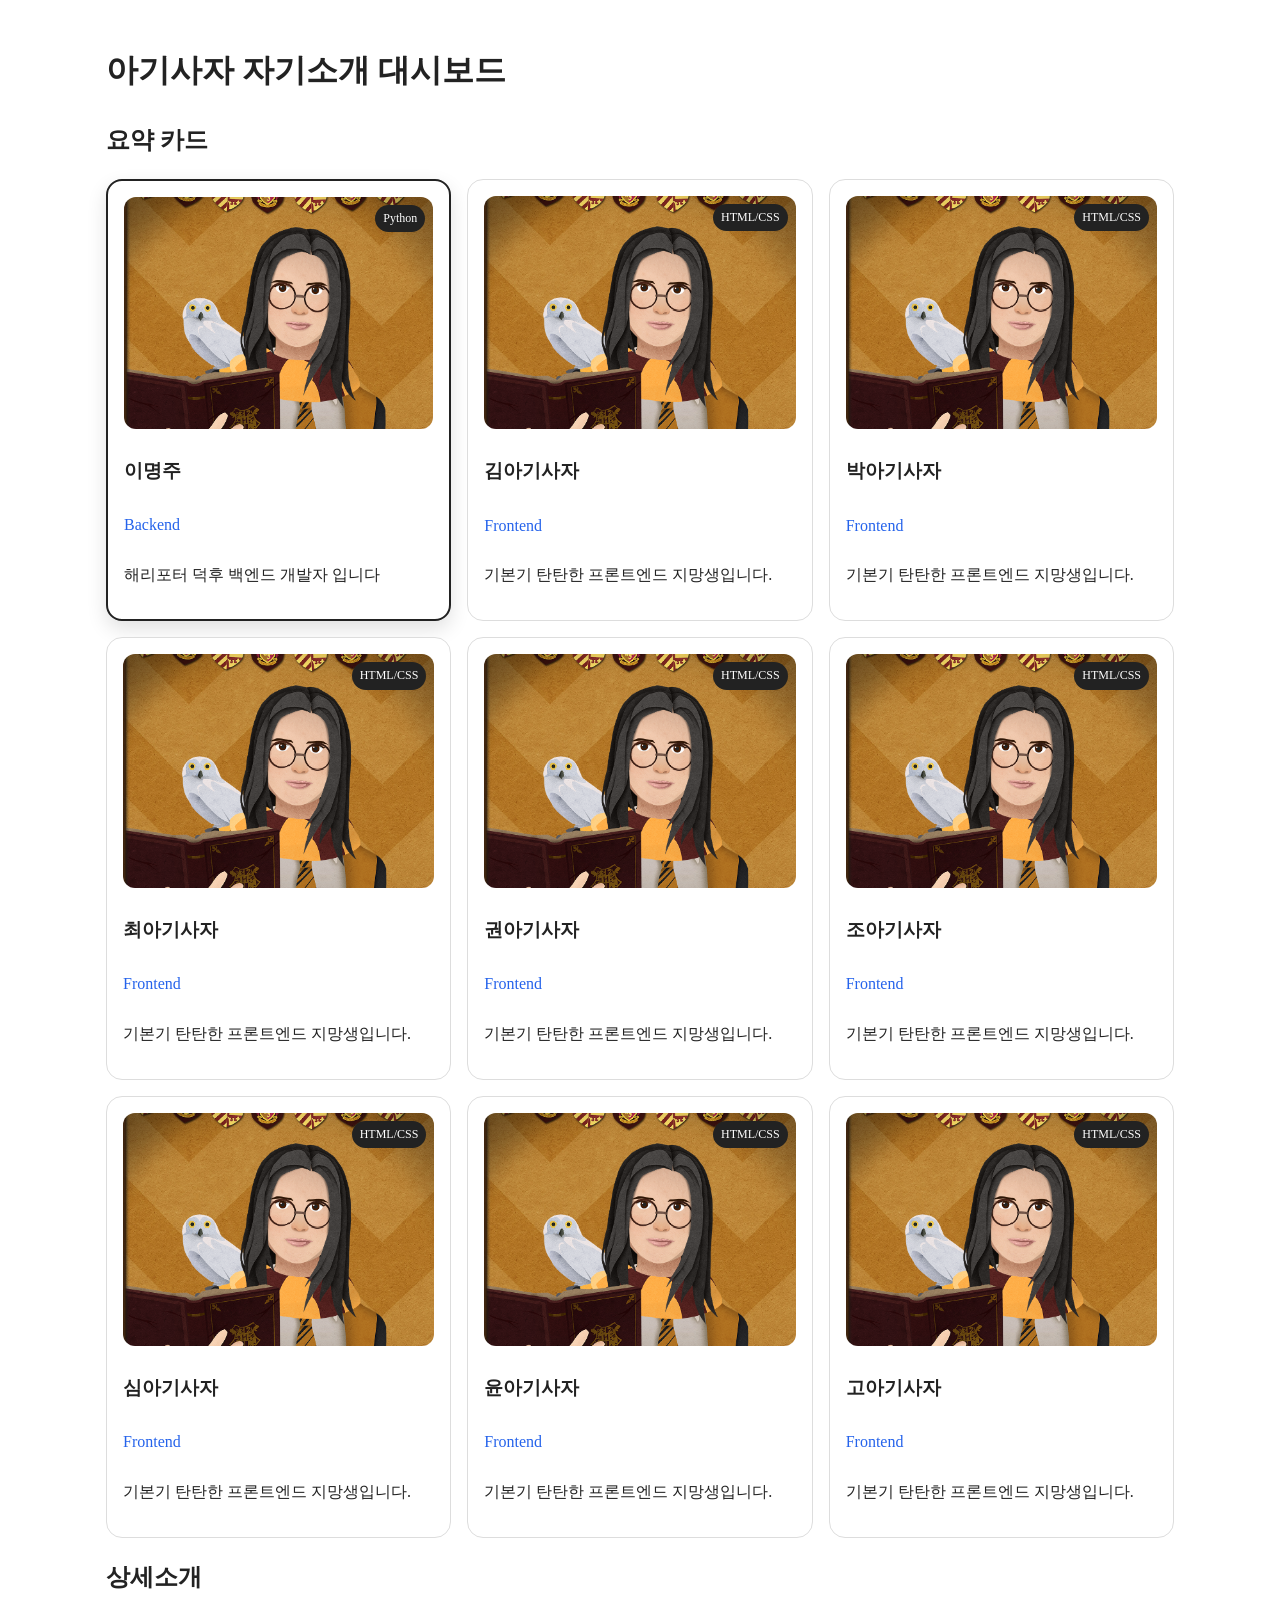
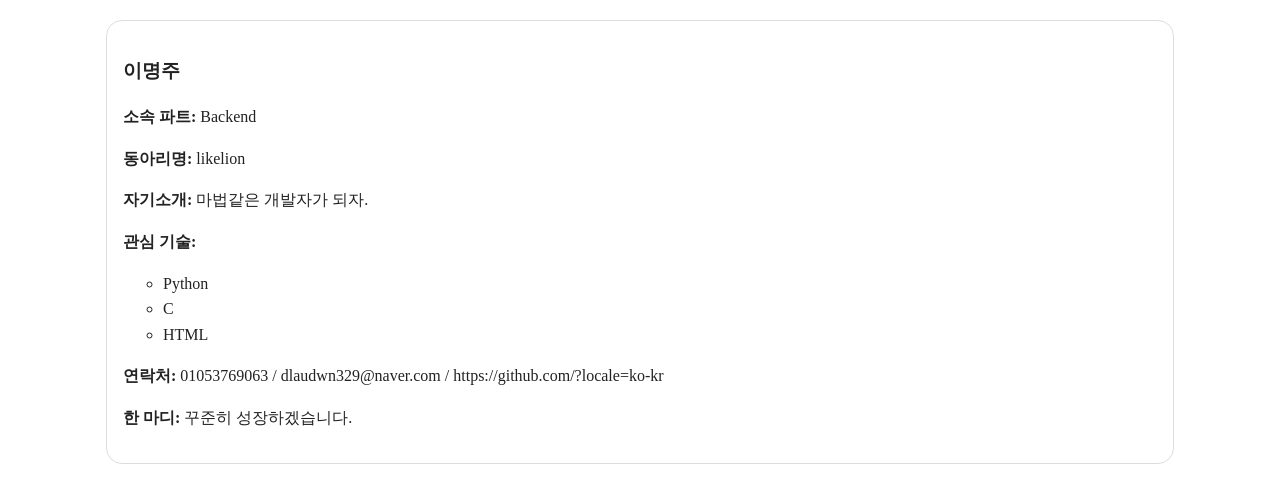
<file: index.html>
<!DOCTYPE html>
<html lang="ko">

<head>
    <meta charset="UTF-8">
    <meta http-equiv="X-UA-Compatible" content="IE=edge" />
    <meta name="viewport" content="width=device-width, initial-scale=1.0">
    <title>아기사자 소개 대시보드</title>
    <link rel="stylesheet" href="./style.css" />
</head>

<body>
    <main class="page">
        <h1 class="page_title">아기사자 자기소개 대시보드</h1>

        <section class="summary_title">
            <h2>요약 카드</h2>
            <ul class="summary_grid">
                <li class="summary_card summary_card_me">
                    <div class="img">
                        <img src="./profile.png" alt="내 프로필 이미지" class="profile_img" />
                        <span class="badge">Python</span>
                    </div>

                    <h3>이명주</h3>
                    <p class="part">Backend</p>
                    <p>해리포터 덕후 백엔드 개발자 입니다</p>
                </li>


                <li class="summary_card">
                    <div class="img">
                        <img src="./profile.png" alt="김아기사자 프로필 이미지" class="profile_img" />
                        <span class="badge">HTML/CSS</span>
                    </div>
                    <h3>김아기사자</h3>
                    <p class="part">Frontend</p>
                    <p>기본기 탄탄한 프론트엔드 지망생입니다.</p>
                </li>

                <li class="summary_card">
                    <div class="img">
                        <img src="./profile.png" alt="박아기사자 프로필 이미지" class="profile_img" />
                        <span class="badge">HTML/CSS</span>
                    </div>
                    <h3>박아기사자</h3>
                    <p class="part">Frontend</p>
                    <p>기본기 탄탄한 프론트엔드 지망생입니다.</p>
                </li>

                <li class="summary_card">
                    <div class="img">
                        <img src="./profile.png" alt="최아기사자 프로필 이미지" class="profile_img" />
                        <span class="badge">HTML/CSS</span>
                    </div>
                    <h3>최아기사자</h3>
                    <p class="part">Frontend</p>
                    <p>기본기 탄탄한 프론트엔드 지망생입니다.</p>
                </li>

                <li class="summary_card">
                    <div class="img">
                        <img src="./profile.png" alt="권아기사자 프로필 이미지" class="profile_img" />
                        <span class="badge">HTML/CSS</span>
                    </div>
                    <h3>권아기사자</h3>
                    <p class="part">Frontend</p>
                    <p>기본기 탄탄한 프론트엔드 지망생입니다.</p>
                </li>

                <li class="summary_card">
                    <div class="img">
                        <img src="./profile.png" alt="조아기사자 프로필 이미지" class="profile_img" />
                        <span class="badge">HTML/CSS</span>
                    </div>
                    <h3>조아기사자</h3>
                    <p class="part">Frontend</p>
                    <p>기본기 탄탄한 프론트엔드 지망생입니다.</p>
                </li>

                <li class="summary_card">
                    <div class="img">
                        <img src="./profile.png" alt="심아기사자 프로필 이미지" class="profile_img" />
                        <span class="badge">HTML/CSS</span>
                    </div>
                    <h3>심아기사자</h3>
                    <p class="part">Frontend</p>
                    <p>기본기 탄탄한 프론트엔드 지망생입니다.</p>
                </li>

                <li class="summary_card">
                    <div class="img">
                        <img src="./profile.png" alt="윤아기사자 프로필 이미지" class="profile_img" />
                        <span class="badge">HTML/CSS</span>
                    </div>
                    <h3>윤아기사자</h3>
                    <p class="part">Frontend</p>
                    <p>기본기 탄탄한 프론트엔드 지망생입니다.</p>
                </li>

                <li class="summary_card">
                    <div class="img">
                        <img src="./profile.png" alt="고아기사자 프로필 이미지" class="profile_img" />
                        <span class="badge">HTML/CSS</span>
                    </div>
                    <h3>고아기사자</h3>
                    <p class="part">Frontend</p>
                    <p>기본기 탄탄한 프론트엔드 지망생입니다.</p>
                </li>

            
            </ul>
        </section>


        <section class="detail_section">
            <h2>상세소개</h2>
            <ul class="detail_list">
                <li class="detail_card">


                    <h3>이명주</h3>
                    <p><strong>소속 파트:</strong> Backend</p>
                    <p><strong>동아리명:</strong> likelion</p>
                    <p><strong>자기소개:</strong> 마법같은 개발자가 되자.</p>
                    <p><strong>관심 기술:</strong></p>
                    <ul>
                        <li>Python</li>
                        <li>C</li>
                        <li>HTML</li>
                    </ul>
                    <p><strong>연락처:</strong> 01053769063 / dlaudwn329@naver.com / https://github.com/?locale=ko-kr</p>
                    <p><strong>한 마디:</strong> 꾸준히 성장하겠습니다.</p>
                </li>
            </ul>
        </section>





    </main>

</body>

</html>
</file>
<file: style.css>
* {
    box-sizing: border-box;
}

body {
    margin: 0;
    background-color: white;


    color: #222;
    line-height: 1.6;
}

.page {
    max-width: 1100px;
    margin: 0 auto;
    padding: 24px 16px 40px;
}

.page_title {
    margin-bottom: 24px;
}


.summary_grid {
    list-style: none;
    margin: 0;
    padding: 0;
    display: grid;
    grid-template-columns: 1fr;
    gap: 16px;
}

.summary_card {
    background: #fff;
    border: 1px solid #ddd;
    border-radius: 16px;
    padding: 16px;
    display: flex;
    flex-direction: column;
    gap: 8px;
}

.summary_card_me {
    border: 2px solid #222;
    box-shadow: 0 8px 20px rgba(0, 0, 0, .12);
}

.img {
    position: relative;
}

.profile_img {
    width: 100%;
    aspect-ratio: 4 / 3;
    object-fit: cover;
    border-radius: 12px;
    display: block;
}

.badge {
    position: absolute;
    top: 8px;
    right: 8px;
    background: #222;
    color: #fff;
    font-size: 12px;
    padding: 4px 8px;
    border-radius: 999px;
}

.part {
    color: #2563eb;
    margin: 0;
}


.detail_list {
    list-style: none;
    margin: 24px 0 0;
    padding: 0;
    display: flex;
    flex-direction: column;
    gap: 16px;
}

.detail_card {
    background: #fff;
    border: 1px solid #ddd;
    border-radius: 16px;
    padding: 16px;
}

@media (min-width: 768px) {
    .summary_grid {
        grid-template-columns: repeat(2, 1fr);
    }
}


@media (min-width: 1024px) {
    .summary_grid {
        grid-template-columns: repeat(3, 1fr);
    }
}
</file>
